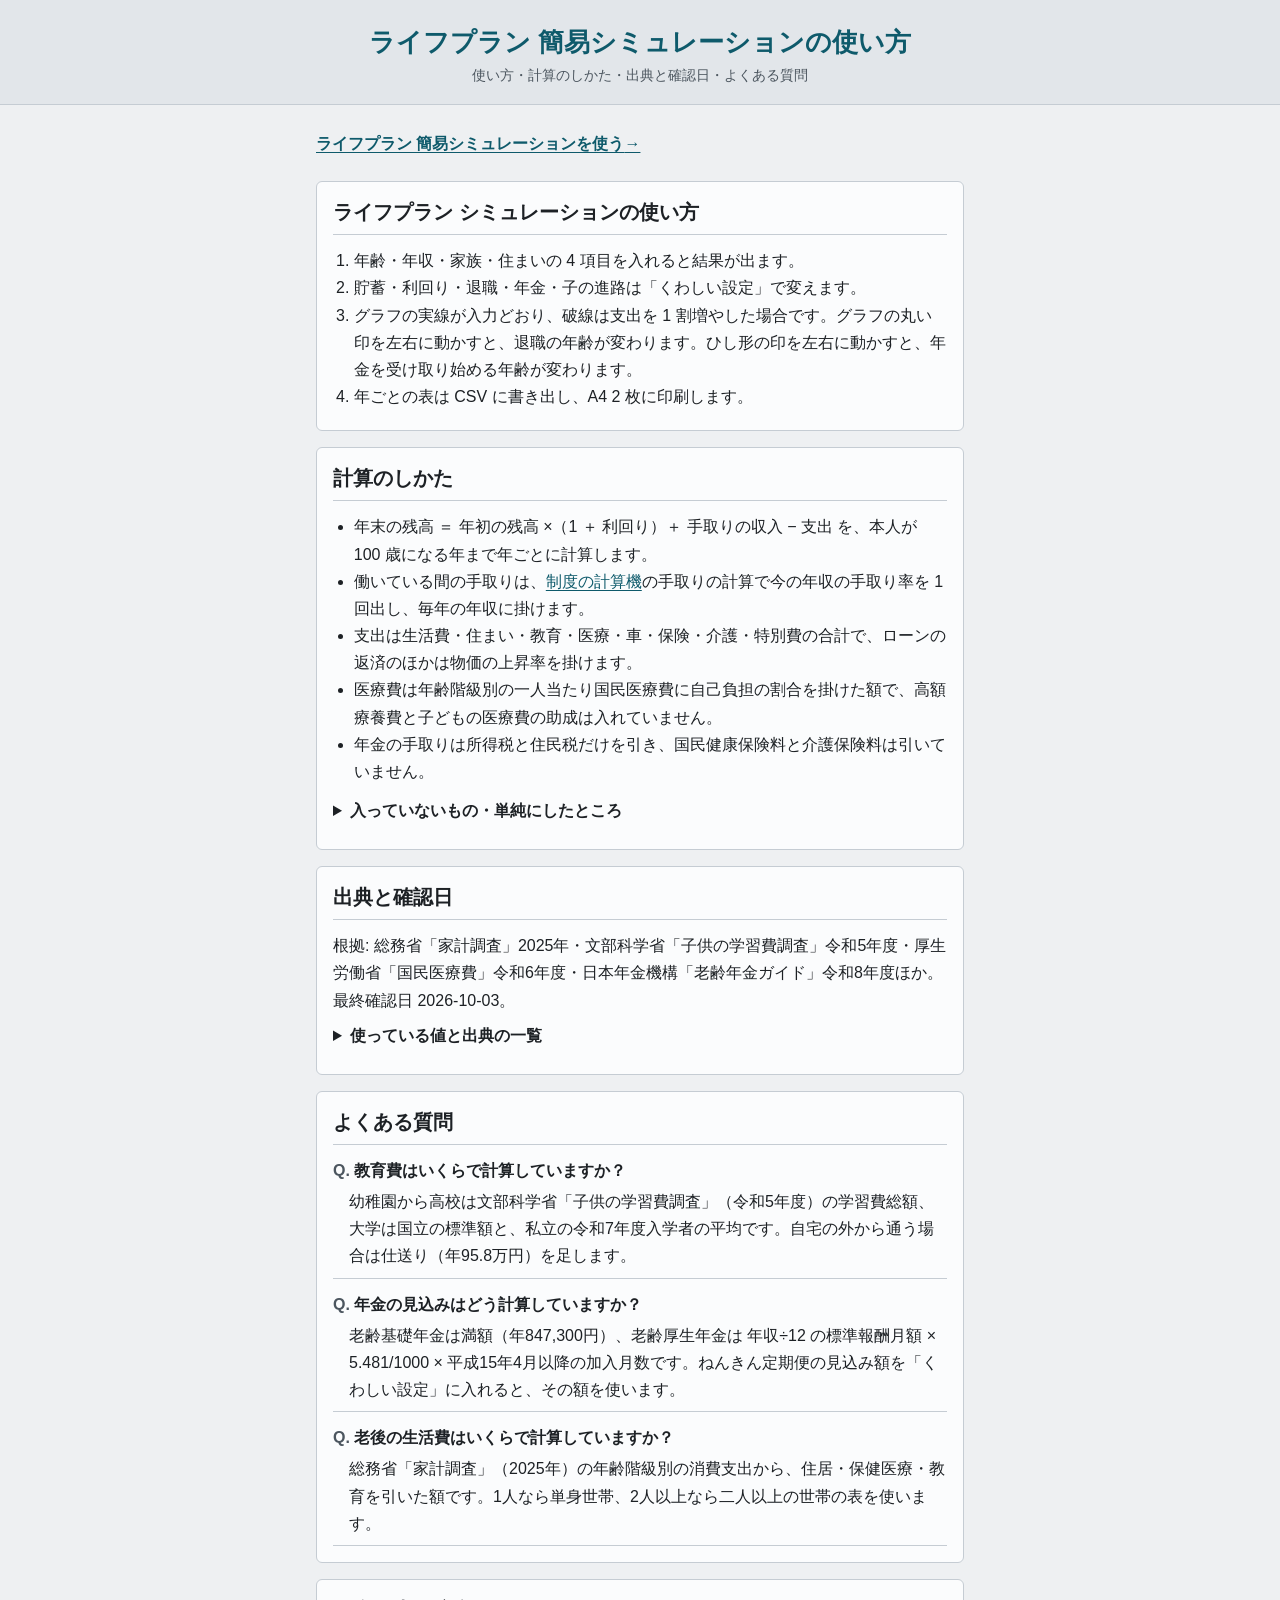
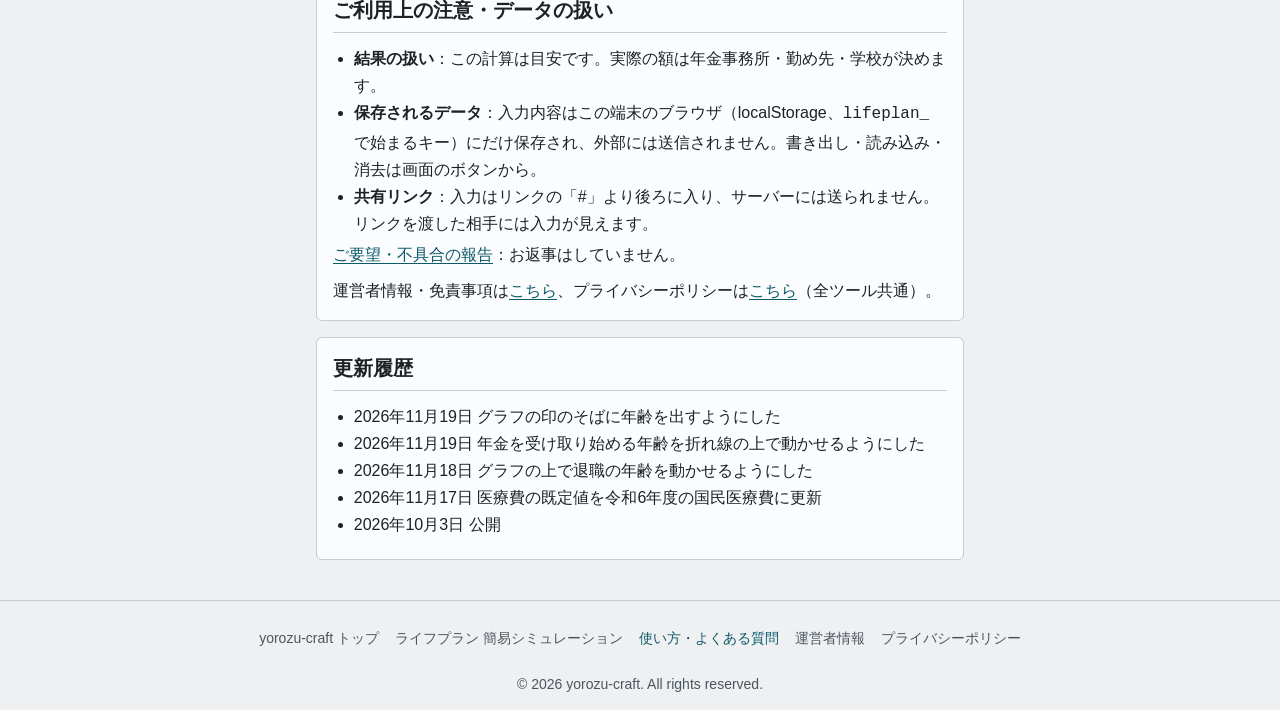
<file: guide.html>
<!DOCTYPE html>
<html lang="ja">
<head>
  <meta charset="UTF-8">
  <meta name="viewport" content="width=device-width, initial-scale=1.0">
  <title>使い方・前提と出典｜ライフプラン 簡易シミュレーション｜yorozu-craft</title>
  <meta name="description" content="年齢・年収・家族・住まいを入れて、100 歳までの年ごとの残高を出すライフプラン 簡易シミュレーションの使い方、計算のしかた、生活費・教育費・医療費・年金の出典と確認日、よくある質問。">
  <meta name="robots" content="index, follow">
  <link rel="canonical" href="https://yorozu-craft.com/lifeplan/guide.html">

  <meta property="og:title" content="使い方・前提と出典｜ライフプラン 簡易シミュレーション">
  <meta property="og:description" content="ライフプラン 簡易シミュレーションの使い方、計算のしかた、出典と確認日、よくある質問。">
  <meta property="og:type" content="article">
  <meta property="og:url" content="https://yorozu-craft.com/lifeplan/guide.html">
  <meta property="og:site_name" content="yorozu-craft">
  <meta property="og:locale" content="ja_JP">
  <meta property="og:image" content="https://yorozu-craft.com/lifeplan/og-image.png">
  <meta property="og:image:width" content="1200">
  <meta property="og:image:height" content="630">
  <meta name="twitter:card" content="summary_large_image">

  <!-- よくある質問（下の #faq と内容をそろえる） -->
  <script type="application/ld+json">
  {
    "@context": "https://schema.org",
    "@type": "FAQPage",
    "mainEntity": [
      {
        "@type": "Question",
        "name": "教育費はいくらで計算していますか？",
        "acceptedAnswer": { "@type": "Answer", "text": "幼稚園から高校は文部科学省「子供の学習費調査」（令和5年度）の学習費総額、大学は国立の標準額と、私立の令和7年度入学者の平均です。自宅の外から通う場合は仕送り（年95.8万円）を足します。" }
      },
      {
        "@type": "Question",
        "name": "年金の見込みはどう計算していますか？",
        "acceptedAnswer": { "@type": "Answer", "text": "老齢基礎年金は満額（年847,300円）、老齢厚生年金は 年収÷12 の標準報酬月額 × 5.481/1000 × 平成15年4月以降の加入月数です。ねんきん定期便の見込み額を「くわしい設定」に入れると、その額を使います。" }
      },
      {
        "@type": "Question",
        "name": "老後の生活費はいくらで計算していますか？",
        "acceptedAnswer": { "@type": "Answer", "text": "総務省「家計調査」（2025年）の年齢階級別の消費支出から、住居・保健医療・教育を引いた額です。1人なら単身世帯、2人以上なら二人以上の世帯の表を使います。" }
      }
    ]
  }
  </script>

  <!-- Google AdSense（サイト所有確認 + 広告配信スクリプト）。広告は使い方ページだけ（ROADMAP 7.22） -->
  <meta name="google-adsense-account" content="ca-pub-5375267956079717">
  <script async src="https://pagead2.googlesyndication.com/pagead/js/adsbygoogle.js?client=ca-pub-5375267956079717"
     crossorigin="anonymous"></script>

  <link rel="icon" href="./favicon.svg" type="image/svg+xml">
  <link rel="manifest" href="/manifest.webmanifest">
  <link rel="apple-touch-icon" href="./apple-touch-icon.png">
  <link rel="stylesheet" href="./style.css">
</head>
<body>

  <header class="app-header">
    <h1>ライフプラン 簡易シミュレーションの使い方</h1>
    <p class="subtitle">使い方・計算のしかた・出典と確認日・よくある質問</p>
  </header>

  <main class="app-main">

    <p class="to-tool"><a href="./">ライフプラン 簡易シミュレーションを使う</a></p>

    <article class="card content" id="howto">
      <h2>ライフプラン シミュレーションの使い方</h2>
      <ol>
        <li>年齢・年収・家族・住まいの 4 項目を入れると結果が出ます。</li>
        <li>貯蓄・利回り・退職・年金・子の進路は「くわしい設定」で変えます。</li>
        <li>グラフの実線が入力どおり、破線は支出を 1 割増やした場合です。グラフの丸い印を左右に動かすと、退職の年齢が変わります。ひし形の印を左右に動かすと、年金を受け取り始める年齢が変わります。</li>
        <li>年ごとの表は CSV に書き出し、A4 2 枚に印刷します。</li>
      </ol>
    </article>

    <article class="card content" id="model">
      <h2>計算のしかた</h2>
      <ul>
        <li>年末の残高 ＝ 年初の残高 ×（1 ＋ 利回り）＋ 手取りの収入 − 支出 を、本人が 100 歳になる年まで年ごとに計算します。</li>
        <li>働いている間の手取りは、<a href="../seido-keisan/">制度の計算機</a>の手取りの計算で今の年収の手取り率を 1 回出し、毎年の年収に掛けます。</li>
        <li>支出は生活費・住まい・教育・医療・車・保険・介護・特別費の合計で、ローンの返済のほかは物価の上昇率を掛けます。</li>
        <li>医療費は年齢階級別の一人当たり国民医療費に自己負担の割合を掛けた額で、高額療養費と子どもの医療費の助成は入れていません。</li>
        <li>年金の手取りは所得税と住民税だけを引き、国民健康保険料と介護保険料は引いていません。</li>
      </ul>
      <details>
        <summary>入っていないもの・単純にしたところ</summary>
        <ul>
          <li>手取り率は今の年収と家族で 1 回だけ計算し、昇給しても同じ率を使います。子が育って扶養が変わっても率は変えません。</li>
          <li>厚生年金は平成15年4月以降の加入だけを数え、それより前の期間は加入していない前提です。年収はすべて月給とみなし、賞与は分けません。</li>
          <li>基礎年金は 40 年すべて納めた前提です。配偶者も同じ年齢で厚生年金に入り、同じ年齢で退職する前提です。パートなどで厚生年金に入っていなければ、配偶者の年金を手で入れます。</li>
          <li>年金は物価に合わせて増やしません。退職金の税、住宅ローン控除、児童手当、遺族年金は入っていません。</li>
          <li>子は 18 歳未満のあいだ世帯の人数に入れ、医療費もその間だけ数えます。学年は 4〜12 月生まれとして年で数えます。</li>
          <li>学習費は令和5年度の調査の値で、そのあとの制度の変更は入っていません。</li>
          <li>残高がマイナスの年には利回りを掛けません。利回りは運用益の税を引いたあとの率を入れます。</li>
        </ul>
      </details>
    </article>

    <article class="card content" id="basis">
      <h2>出典と確認日</h2>
      <p>根拠: 総務省「家計調査」2025年・文部科学省「子供の学習費調査」令和5年度・厚生労働省「国民医療費」令和6年度・日本年金機構「老齢年金ガイド」令和8年度ほか。最終確認日 <time datetime="2026-10-03">2026-10-03</time>。</p>
      <details>
        <summary>使っている値と出典の一覧</summary>
        <div class="table-wrap">
        <table id="sources" class="src">
          <thead><tr><th scope="col">値</th><th scope="col">数字</th><th scope="col">出典</th><th scope="col">確認日</th></tr></thead>
          <tbody>
          <tr data-key="kisoMangaku"><th scope="row">老齢基礎年金の満額（年額、令和8年度）</th><td><span data-yen="kisoMangaku.value">847,300</span> 円</td><td><a href="https://www.nenkin.go.jp/service/pamphlet/kyufu.files/LK03.pdf" rel="noopener">日本年金機構「老齢年金ガイド 令和8年度版」5ページ</a></td><td>2026-10-03</td></tr>
          <tr data-key="kisoMonths"><th scope="row">老齢基礎年金の加入可能月数</th><td><span data-yen="kisoMonths.value">480</span> 月</td><td><a href="https://www.nenkin.go.jp/service/jukyu/seido/roureinenkin/jukyu-yoken/20150401-02.html" rel="noopener">日本年金機構「老齢基礎年金の受給要件・支給開始時期・年金額」</a></td><td>2026-10-03</td></tr>
          <tr data-key="koseiRate"><th scope="row">老齢厚生年金の報酬比例部分の乗率（平成15年4月以降、1,000分の）</th><td><span data-yen="koseiRate.value">5.481</span>/1000</td><td><a href="https://www.nenkin.go.jp/service/pamphlet/kyufu.files/LK03.pdf" rel="noopener">日本年金機構「老齢年金ガイド 令和8年度版」6ページ</a></td><td>2026-10-03</td></tr>
          <tr data-key="nenkinKojo65"><th scope="row">公的年金等に係る雑所得の速算表（65歳以上）</th><td>110万円以下 0円、330万円未満 −110万円、410万円未満 ×0.75−27万5千円、770万円未満 ×0.85−68万5千円、1,000万円未満 ×0.95−145万5千円、1,000万円以上 −195万5千円</td><td><a href="https://www.nta.go.jp/taxes/shiraberu/taxanswer/shotoku/1600.htm" rel="noopener">国税庁 タックスアンサー No.1600「公的年金等の課税関係」（令和8年4月1日現在法令等）</a></td><td>2026-10-03</td></tr>
          <tr data-key="living2p"><th scope="row">二人以上の世帯の1か月の支出（世帯主の年齢階級別、2025年平均）</th><td>消費支出・住居・保健医療・教育（円／月）<br>〜34歳 <span data-yen="living2p.value.0.1">285,285</span>・<span data-yen="living2p.value.0.2">31,971</span>・<span data-yen="living2p.value.0.3">13,729</span>・<span data-yen="living2p.value.0.4">5,170</span><br>35〜39歳 <span data-yen="living2p.value.1.1">309,879</span>・<span data-yen="living2p.value.1.2">20,546</span>・<span data-yen="living2p.value.1.3">15,114</span>・<span data-yen="living2p.value.1.4">10,131</span><br>40〜44歳 <span data-yen="living2p.value.2.1">334,162</span>・<span data-yen="living2p.value.2.2">17,680</span>・<span data-yen="living2p.value.2.3">13,373</span>・<span data-yen="living2p.value.2.4">21,637</span><br>45〜49歳 <span data-yen="living2p.value.3.1">360,965</span>・<span data-yen="living2p.value.3.2">18,714</span>・<span data-yen="living2p.value.3.3">12,498</span>・<span data-yen="living2p.value.3.4">30,771</span><br>50〜54歳 <span data-yen="living2p.value.4.1">379,853</span>・<span data-yen="living2p.value.4.2">16,305</span>・<span data-yen="living2p.value.4.3">15,411</span>・<span data-yen="living2p.value.4.4">38,685</span><br>55〜59歳 <span data-yen="living2p.value.5.1">353,358</span>・<span data-yen="living2p.value.5.2">19,115</span>・<span data-yen="living2p.value.5.3">13,820</span>・<span data-yen="living2p.value.5.4">20,576</span><br>60〜64歳 <span data-yen="living2p.value.6.1">340,393</span>・<span data-yen="living2p.value.6.2">22,442</span>・<span data-yen="living2p.value.6.3">15,923</span>・<span data-yen="living2p.value.6.4">5,644</span><br>65〜69歳 <span data-yen="living2p.value.7.1">314,980</span>・<span data-yen="living2p.value.7.2">16,984</span>・<span data-yen="living2p.value.7.3">18,488</span>・<span data-yen="living2p.value.7.4">2,011</span><br>70〜74歳 <span data-yen="living2p.value.8.1">289,080</span>・<span data-yen="living2p.value.8.2">18,526</span>・<span data-yen="living2p.value.8.3">16,725</span>・<span data-yen="living2p.value.8.4">374</span><br>75〜79歳 <span data-yen="living2p.value.9.1">265,966</span>・<span data-yen="living2p.value.9.2">17,006</span>・<span data-yen="living2p.value.9.3">16,937</span>・<span data-yen="living2p.value.9.4">465</span><br>80〜84歳 <span data-yen="living2p.value.10.1">240,450</span>・<span data-yen="living2p.value.10.2">13,881</span>・<span data-yen="living2p.value.10.3">17,058</span>・<span data-yen="living2p.value.10.4">141</span><br>85歳〜 <span data-yen="living2p.value.11.1">236,684</span>・<span data-yen="living2p.value.11.2">17,046</span>・<span data-yen="living2p.value.11.3">20,190</span>・<span data-yen="living2p.value.11.4">204</span></td><td><a href="https://www.e-stat.go.jp/stat-search/files?tclass=000000330002&amp;cycle=7&amp;year=20250" rel="noopener">総務省統計局「家計調査 家計収支編 二人以上の世帯 詳細結果表 年次 2025年」第3-2表</a></td><td>2026-10-03</td></tr>
          <tr data-key="living1p"><th scope="row">単身世帯の1か月の支出（年齢階級別、2025年平均）</th><td>消費支出・住居・保健医療・教育（円／月）<br>34歳以下 <span data-yen="living1p.value.0.1">177,542</span>・<span data-yen="living1p.value.0.2">35,060</span>・<span data-yen="living1p.value.0.3">6,735</span>・<span data-yen="living1p.value.0.4">161</span><br>35〜59歳 <span data-yen="living1p.value.1.1">198,488</span>・<span data-yen="living1p.value.1.2">28,041</span>・<span data-yen="living1p.value.1.3">8,084</span>・<span data-yen="living1p.value.1.4">0</span><br>60歳以上 <span data-yen="living1p.value.2.1">158,546</span>・<span data-yen="living1p.value.2.2">13,103</span>・<span data-yen="living1p.value.2.3">9,780</span>・<span data-yen="living1p.value.2.4">0</span></td><td><a href="https://www.e-stat.go.jp/stat-search/files?page=1&amp;layout=datalist&amp;toukei=00200561&amp;tstat=000000330001&amp;cycle=7&amp;year=20250&amp;month=0&amp;tclass1=000000330001&amp;tclass2=000000330022&amp;tclass3=000000330023&amp;result_back=1&amp;tclass4val=0" rel="noopener">総務省統計局「家計調査 家計収支編 単身世帯 詳細結果表 年次 2025年」第2表</a></td><td>2026-10-03</td></tr>
          <tr data-key="gakushuhi"><th scope="row">子供の学習費（学習費総額、令和5年度、訂正後）</th><td>公立・私立（円／年）<br>幼稚園 <span data-yen="gakushuhi.value.kinder.pub">184,646</span>・<span data-yen="gakushuhi.value.kinder.pri">347,338</span><br>小学校 <span data-yen="gakushuhi.value.elem.pub">366,599</span>・<span data-yen="gakushuhi.value.elem.pri">1,741,516</span><br>中学校 <span data-yen="gakushuhi.value.junior.pub">542,450</span>・<span data-yen="gakushuhi.value.junior.pri">1,560,359</span><br>高校 <span data-yen="gakushuhi.value.high.pub">596,954</span>・<span data-yen="gakushuhi.value.high.pri">1,179,261</span></td><td><a href="https://www.mext.go.jp/content/20260116-mxt_chousa01-000039333_1.pdf" rel="noopener">文部科学省「令和５年度子供の学習費調査結果のポイント」表1（令和8年1月16日）</a></td><td>2026-11-17</td></tr>
          <tr data-key="univNational"><th scope="row">国立大学の授業料（年額）と入学料の標準額</th><td>授業料 <span data-yen="univNational.value.tuition">535,800</span> 円／年・入学料 <span data-yen="univNational.value.entrance">282,000</span> 円</td><td><a href="https://laws.e-gov.go.jp/law/416M60000080016" rel="noopener">国立大学等の授業料その他の費用に関する省令（e-Gov 法令検索）2条の表</a></td><td>2026-10-03</td></tr>
          <tr data-key="univPrivate"><th scope="row">私立大学の授業料・入学料・施設設備費（令和7年度入学者の平均）</th><td>文科系 授業料 <span data-yen="univPrivate.value.bun.tuition">850,392</span>・入学料 <span data-yen="univPrivate.value.bun.entrance">219,951</span>・施設設備費 <span data-yen="univPrivate.value.bun.facility">141,892</span> 円<br>理科系 授業料 <span data-yen="univPrivate.value.ri.tuition">1,195,313</span>・入学料 <span data-yen="univPrivate.value.ri.entrance">245,362</span>・施設設備費 <span data-yen="univPrivate.value.ri.facility">161,378</span> 円</td><td><a href="https://www.mext.go.jp/a_menu/koutou/shinkou/07021403/1412031_00006.htm" rel="noopener">文部科学省「私立大学等の令和7年度入学者に係る学生納付金等調査結果について」資料1</a></td><td>2026-11-17</td></tr>
          <tr data-key="shiokuri"><th scope="row">自宅外から通う大学生への仕送り（年額の平均）</th><td><span data-yen="shiokuri.value">958,000</span> 円／年</td><td><a href="https://www.jfc.go.jp/n/findings/pdf/kyouikuhi_chousa_k_r03.pdf" rel="noopener">日本政策金融公庫「教育費負担の実態調査結果」（2021年12月20日）</a></td><td>2026-10-03</td></tr>
          <tr data-key="iryohi"><th scope="row">人口一人当たり国民医療費（年齢階級別、令和6年度）</th><td>0〜14歳 <span data-yen="iryohi.value.0.1">191,800</span><br>15〜44歳 <span data-yen="iryohi.value.1.1">152,600</span><br>45〜64歳 <span data-yen="iryohi.value.2.1">313,300</span><br>65歳以上 <span data-yen="iryohi.value.3.1">809,800</span><br>70歳以上 <span data-yen="iryohi.value.4.1">880,400</span><br>75歳以上 <span data-yen="iryohi.value.5.1">968,000</span>（円／年）</td><td><a href="https://www.mhlw.go.jp/toukei/saikin/hw/k-iryohi/24/dl/R06kekka.pdf" rel="noopener">厚生労働省「令和6（2024）年度 国民医療費の概況」結果の概要 表5</a></td><td>2026-11-17</td></tr>
          <tr data-key="futan"><th scope="row">医療費の自己負担の割合</th><td>6歳（義務教育就学前）未満 2割、70歳未満 3割、70〜74歳 2割（現役並み 3割）、75歳以上 1割（一定以上所得 2割、現役並み 3割）</td><td><a href="https://www.mhlw.go.jp/content/000937919.pdf" rel="noopener">厚生労働省「医療費の一部負担（自己負担）割合について」</a></td><td>2026-10-03</td></tr>
          <tr data-key="taishokukinRef"><th scope="row">定年退職者1人平均退職給付額（勤続20年以上かつ45歳以上、参考）</th><td>大学・大学院卒（管理・事務・技術職）1,896万円、高校卒（管理・事務・技術職）1,682万円、高校卒（現業職）1,183万円（参考。既定値にはしない）</td><td><a href="https://www.mhlw.go.jp/toukei/itiran/roudou/jikan/syurou/23/dl/gaiyou04.pdf" rel="noopener">厚生労働省「令和5年就労条件総合調査の概況」退職給付の支給実態 第22表</a></td><td>2026-10-03</td></tr>
          </tbody>
        </table>
        </div>
        <p>手取り・社会保険料・所得税・住民税と、年金の繰上げ・繰下げの率は、<a href="../seido-keisan/">制度の計算機</a>の値と計算をそのまま使います（出典はそれぞれの使い方ページ）。</p>
      </details>
    </article>

    <article class="card content" id="faq">
      <h2>よくある質問</h2>
      <dl class="faq">
        <dt>教育費はいくらで計算していますか？</dt>
        <dd>幼稚園から高校は文部科学省「子供の学習費調査」（令和5年度）の学習費総額、大学は国立の標準額と、私立の令和7年度入学者の平均です。自宅の外から通う場合は仕送り（年95.8万円）を足します。</dd>
        <dt>年金の見込みはどう計算していますか？</dt>
        <dd>老齢基礎年金は満額（年847,300円）、老齢厚生年金は 年収÷12 の標準報酬月額 × 5.481/1000 × 平成15年4月以降の加入月数です。ねんきん定期便の見込み額を「くわしい設定」に入れると、その額を使います。</dd>
        <dt>老後の生活費はいくらで計算していますか？</dt>
        <dd>総務省「家計調査」（2025年）の年齢階級別の消費支出から、住居・保健医療・教育を引いた額です。1人なら単身世帯、2人以上なら二人以上の世帯の表を使います。</dd>
      </dl>
    </article>

    <article class="card content" id="notes">
      <h2>ご利用上の注意・データの扱い</h2>
      <ul>
        <li><strong>結果の扱い</strong>：この計算は目安です。実際の額は年金事務所・勤め先・学校が決めます。</li>
        <li><strong>保存されるデータ</strong>：入力内容はこの端末のブラウザ（localStorage、<code>lifeplan_</code> で始まるキー）にだけ保存され、外部には送信されません。書き出し・読み込み・消去は画面のボタンから。</li>
        <li><strong>共有リンク</strong>：入力はリンクの「#」より後ろに入り、サーバーには送られません。リンクを渡した相手には入力が見えます。</li>
      </ul>
      <p><a href="/post/?from=/lifeplan/guide.html">ご要望・不具合の報告</a>：お返事はしていません。</p>
      <p>運営者情報・免責事項は<a href="../about.html">こちら</a>、プライバシーポリシーは<a href="../privacy-policy.html">こちら</a>（全ツール共通）。</p>
    </article>

    <article class="card content" id="changelog">
      <h2>更新履歴</h2>
      <ul>
        <li><time datetime="2026-11-19">2026年11月19日</time> グラフの印のそばに年齢を出すようにした</li>
        <li><time datetime="2026-11-19">2026年11月19日</time> 年金を受け取り始める年齢を折れ線の上で動かせるようにした</li>
        <li><time datetime="2026-11-18">2026年11月18日</time> グラフの上で退職の年齢を動かせるようにした</li>
        <li><time datetime="2026-11-17">2026年11月17日</time> 医療費の既定値を令和6年度の国民医療費に更新</li>
        <li><time datetime="2026-10-03">2026年10月3日</time> 公開</li>
      </ul>
    </article>

  </main>

  <footer class="app-footer">
    <nav class="footer-nav" aria-label="フッターナビゲーション">
      <ul>
        <li><a href="../">yorozu-craft トップ</a></li>
        <li><a href="./">ライフプラン 簡易シミュレーション</a></li>
        <li><a href="./guide.html" aria-current="page">使い方・よくある質問</a></li>
        <li><a href="../about.html">運営者情報</a></li>
        <li><a href="../privacy-policy.html">プライバシーポリシー</a></li>
      </ul>
    </nav>
    <p>&copy; 2026 yorozu-craft. All rights reserved.</p>
  </footer>

  <!-- Cloudflare Web Analytics（Cookie を使わないアクセス解析） --><script type='module' src='https://static.cloudflareinsights.com/beacon.min.js' data-cf-beacon='{"token": "b79bf821e1fd4b6683866d493b1de426"}'></script><!-- End Cloudflare Web Analytics -->
</body>
</html>
</file>
<file: style.css>
/* ===========================
   ライフプラン 簡易シミュレーション — yorozu-craft 共通の皮（v2）
   色・字・余白はトークン（上の yorozu-common の皮）だけを使う。
   ダークモードは端末の設定に自動で合わせる（prefers-color-scheme。手動切替は付けない）
   =========================== */
/* yorozu-common:begin v2 — サイト共通の土台と皮。正本は youheioonuki.github.io の tools/common/v2/base.css と skin.css（yorozu-plans DESIGN.md）。
   この begin〜end の間は手で直さない（tools/sync-common.mjs で全ツールに配る。ツール固有の上書きは end の後に書く） */
/* yorozu-common v2 土台の層（yorozu-plans ROADMAP 7.98 D369、DESIGN.md）。すべてのページ（見せる・遊ぶ・世界を持つページも）に当てる。
   見た目（色・字・面）は持たない: リセット、押せる高さ、フォーカスの輪、入力の字の大きさ、読み上げの隠し字、動きを減らす設定、印刷で広告を出さない。
   色の値は各ページか共通の皮（skin.css）が --focus-ring・--focus・--muted・--error を決める。無ければ下の既定
   出どころ（v1 から引き継ぎ。2026-10-03 確認、yorozu-plans 企画書 59）: デジタル庁デザインシステム https://design.digital.go.jp/dads/ のコンテンツを加工して作成
   （フォーカスの輪・字の大きさの下限・入力欄のエラー表示。値は @digital-go-jp/design-tokens 2.0.1、MIT, (c) 2023 デジタル庁）。
   GOV.UK Frontend 6.5.1（MIT, (c) Crown copyright）の考え方: visually-hidden、エラーの文の前に読み上げ用の語 */
:root { --tap: 44px; --sp-1: 0.25rem; --sp-2: 0.5rem; --sp-3: 0.75rem; --sp-4: 1rem; --sp-6: 1.5rem; --sp-8: 2rem; --fs-s: 0.875rem; --fs-m: 1rem; --fs-l: 1.25rem; --fs-xl: 1.625rem; }
*, *::before, *::after { box-sizing: border-box; margin: 0; padding: 0; }
[hidden] { display: none !important; }
html { -webkit-text-size-adjust: 100%; text-size-adjust: 100%; }
:where(a, button, input, select, textarea, summary, [tabindex]):focus-visible {
  outline: 4px solid var(--focus-ring, #000); outline-offset: 2px; box-shadow: 0 0 0 2px var(--focus, #ffd43d);
}
@media (forced-colors: active) { :where(a, button, input, select, textarea, summary):focus-visible { outline-color: Highlight; } }
:where(input, select, textarea, button) { font: inherit; color: inherit; }
:where(input:not([type="checkbox"]):not([type="radio"]):not([type="range"]), select, textarea) { font-size: max(1rem, 16px); }
:where(button, summary, [role="button"]) { min-height: var(--tap); }
/* 1 つだけで置くリンク（nav の並び、使い方から道具へ戻るカード、言語の切り替え、パンくず）も押せる高さに。文中のリンクは対象外（WCAG 2.5.8。K192 の全巡回） */
:where(nav li > a, p.card > a:only-child, .lang-switch a, .crumb a) { display: inline-flex; align-items: center; justify-content: center; min-height: var(--tap); min-width: var(--tap); }
[aria-invalid="true"] { border-color: var(--error, #ce0000) !important; }
.field-error { color: var(--error, #ce0000); font-weight: 700; margin-top: var(--sp-1); }
.visually-hidden {
  position: absolute !important; width: 1px !important; height: 1px !important; margin: 0 !important; padding: 0 !important;
  overflow: hidden !important; clip-path: inset(50%) !important; white-space: nowrap !important; border: 0 !important;
}
@media (prefers-reduced-motion: reduce) { *, *::before, *::after { animation-duration: 0.01ms !important; animation-iteration-count: 1 !important; transition-duration: 0.01ms !important; scroll-behavior: auto !important; } }
@media print { ins.adsbygoogle, .google-auto-placed, iframe[id^="aswift"], iframe[id^="google_ads"] { display: none !important; } }
/* yorozu-common v2 共通の皮（B「静かな道具」。yorozu-plans ROADMAP 7.94〜7.99 D364・D366・D369、正典は DESIGN.md）。
   当てるのは計算・制度・道具・読み物・案内（docs/content-classes.csv の「皮」が「共通」）。base.css の後、ページ自身の CSS の前に読む（ページが上書きできる）。
   土台だけのページは <html data-skin="base">（CSV の「皮」から機械で付ける）で、この皮はすべて外れる。同じ CSS を共通と土台のページが使っていても出し分けられる。
   どの規則も :where() で詳細度を上げない（トークンは 0、要素の規則は要素 1 つ分のまま）。影・装飾・2 色以上の強調・端末依存の明朝は使わない */
:where(html:not([data-skin="base"])) {
  color-scheme: light dark;
  --bg: #eef0f2; --bg-2: #e2e6ea; --card: #fbfcfd; --text: #1d2125; --muted: #4c565f;
  --accent: #0e5a6b; --accent-soft: #dcecef; --on-accent: #ffffff;
  --border: #c5ccd3; --input-border: #6b7782;
  --error: #ce0000; --ok: #197a4b; --focus: #ffd43d; --focus-ring: #000;
  --font-ui: "Noto Sans JP", "Noto Sans CJK JP", "Hiragino Sans", "Hiragino Kaku Gothic ProN", Meiryo, sans-serif;
  --lh-body: 1.7; --lh-tight: 1.4; --radius: 6px; --line-input: 2px;
}
@media (prefers-color-scheme: dark) {
  :where(html:not([data-skin="base"])) {
    --bg: #15191d; --bg-2: #1c2227; --card: #1a1f24; --text: #e8ecef; --muted: #a8b3bc;
    --accent: #6fc3d4; --accent-soft: #14323a; --on-accent: #0b1a1e;
    --border: #2f373e; --input-border: #7a8792; --error: #ff8a7a; --ok: #6fcf97; --focus: #000; --focus-ring: #ffd43d;
  }
}
:where(html:not([data-skin="base"])) body { font-family: var(--font-ui); background: var(--bg); color: var(--text); line-height: var(--lh-body); font-variant-numeric: tabular-nums; }
:where(html:not([data-skin="base"])) h1 { font-size: var(--fs-xl); font-weight: 800; line-height: var(--lh-tight); }
:where(html:not([data-skin="base"])) h2 { font-size: var(--fs-l); font-weight: 800; line-height: var(--lh-tight); }
:where(html:not([data-skin="base"])) h3 { font-size: var(--fs-m); font-weight: 800; }
:where(html:not([data-skin="base"])) a { color: var(--accent); text-decoration-thickness: 1px; text-underline-offset: 3px; }
@media (hover: hover) { :where(html:not([data-skin="base"])) a:hover { text-decoration-thickness: 3px; } }
:where(html:not([data-skin="base"])) :where(input, textarea)::placeholder { color: var(--muted); opacity: 1; }
/* 部品: 入力の箱 */
:where(html:not([data-skin="base"])) :where(input:not([type="checkbox"]):not([type="radio"]):not([type="range"]), select, textarea) { border: var(--line-input) solid var(--input-border); border-radius: var(--radius); background: var(--card); min-height: var(--tap); padding: var(--sp-1) var(--sp-3); }
:where(html:not([data-skin="base"])) :where(input, select, textarea):focus { border-color: var(--text); }
/* 部品: ボタン（主は塗り、副は線）。線と角丸は .btn を持たない .btn-primary（<a class="btn-primary">）にも当てる（yorozu-plans D695・Q-905） */
:where(html:not([data-skin="base"])) :where(button, .btn, .btn-primary) { border: 1px solid var(--input-border); border-radius: var(--radius); }
:where(html:not([data-skin="base"])) :where(button, .btn) { background: var(--card); color: var(--text); font-weight: 700; padding: 0 var(--sp-4); cursor: pointer; }
:where(html:not([data-skin="base"])) :where(button[type="submit"], .btn-primary) { background: var(--accent); border-color: var(--accent); color: var(--on-accent); }
/* <a> のボタンは a { color } に負けないよう、詳細度を 1 段だけ上げる（D416。主は副の後に書いて勝たせる） */
:where(html:not([data-skin="base"])) a.btn { color: var(--text); }
:where(html:not([data-skin="base"])) a.btn-primary { color: var(--on-accent); }
/* 部品: チップ・面・折りたたみ（開閉の印 ▶ を残すため list-item のまま、高さは上下の余白と土台の min-height で）・結果の数字・注意の帯・固定バー */
:where(html:not([data-skin="base"])) :where(.chip) { display: inline-flex; align-items: center; min-height: var(--tap); min-width: var(--tap); padding: 0 var(--sp-3); border: 1px solid var(--input-border); border-radius: var(--radius); color: var(--text); text-decoration: none; font-weight: 700; }
:where(html:not([data-skin="base"])) :where(.card) { background: var(--card); border: 1px solid var(--border); border-radius: var(--radius); padding: var(--sp-4); }
:where(html:not([data-skin="base"])) :where(details) > summary { padding-block: var(--sp-2); cursor: pointer; font-weight: 700; }
:where(html:not([data-skin="base"])) :where(.result-num, .money, output) { font-size: var(--fs-xl); font-weight: 800; }
:where(html:not([data-skin="base"])) :where(.notice, [data-keep]) { border-left: 4px solid var(--text); background: var(--bg-2); padding: var(--sp-2) var(--sp-3); }
/* 部品: ページの脚（body の直下の footer）の字は 14px（--fs-s。yorozu-plans D695） */
:where(html:not([data-skin="base"])) :where(body > footer) { font-size: var(--fs-s); }
:where(html:not([data-skin="base"])) :where(.fixed-bar) { position: sticky; bottom: 0; background: var(--card); border-top: 1px solid var(--border); padding: var(--sp-2) var(--sp-4); }
/* yorozu-common:end */

/* ヘッダー */
.app-header { text-align: center; padding: var(--sp-6) var(--sp-4) var(--sp-4); background: var(--bg-2); border-bottom: 1px solid var(--border); }
.app-header h1 { color: var(--accent); }
.app-header .subtitle { font-size: var(--fs-s); color: var(--muted); margin: var(--sp-1) auto 0; max-width: 40em; }

/* レイアウト */
.app-main { max-width: 680px; margin: 0 auto; padding: var(--sp-4); }
.card { margin-bottom: var(--sp-4); }
.card h2 { color: var(--text); border-bottom: 1px solid var(--border); padding-bottom: var(--sp-2); margin-bottom: var(--sp-3); }

/* 入力 */
.field { margin-bottom: var(--sp-4); }
.field label { display: block; font-weight: 700; font-size: var(--fs-m); margin-bottom: var(--sp-1); }
.field .hint { font-size: var(--fs-s); color: var(--muted); margin-bottom: var(--sp-2); }
.field input[type="number"], .field input[type="text"], .field select { width: 100%; max-width: 16rem; padding: var(--sp-2); }

.btn { min-height: var(--tap); }

/* 使い方ページの先頭の「ツールを使う」1 行（箱に入れない） */
.to-tool { margin: 0 0 var(--sp-4); font-weight: 700; }
.to-tool a::after { content: ' →'; }

/* 読みもの（guide.html） */
.content h3 { margin: var(--sp-4) 0 var(--sp-1); }
.content p, .content li { font-size: var(--fs-m); }
.content p + p { margin-top: var(--sp-2); }
.content ul, .content ol { padding-left: 1.3rem; margin: var(--sp-1) 0; }
.faq dt { font-weight: 700; margin-top: var(--sp-3); font-size: var(--fs-m); }
.faq dt::before { content: 'Q. '; color: var(--muted); }
.faq dd { font-size: var(--fs-m); color: var(--text); padding: var(--sp-1) 0 var(--sp-2) var(--sp-4); border-bottom: 1px solid var(--border); }
.small { font-size: var(--fs-s); color: var(--muted); margin-top: var(--sp-2); }

/* フッター */
.app-footer { text-align: center; padding: var(--sp-4); font-size: var(--fs-s); color: var(--muted); border-top: 1px solid var(--border); margin-top: var(--sp-2); }
.footer-nav ul { list-style: none; display: flex; justify-content: center; flex-wrap: wrap; gap: var(--sp-2) var(--sp-4); margin-bottom: var(--sp-3); }
.footer-nav a { color: var(--muted); text-decoration: none; }
.footer-nav a:hover, .footer-nav a[aria-current="page"] { color: var(--accent); }


/* ===========================
   画面の骨組み（yorozu-plans の docs/SCREEN.md）
   必須の入力（fieldset.req）→ 結果（#result-card）→ くわしく入れる（details.opt）、上端の固定バー、PC の 2 列
   =========================== */
fieldset.card { min-width: 0; }
.req legend {
  float: left; width: 100%;   /* legend を枠の上に載せず、h2 と同じ見た目で枠の中に置く */
  font-size: var(--fs-l); line-height: var(--lh-tight); font-weight: 800; color: var(--text);
  border-bottom: 1px solid var(--border); padding-bottom: var(--sp-2); margin-bottom: var(--sp-3);
}
.req legend + * { clear: both; }

/* 結果: 大きな数字 1 つ＋ 1 行。内訳は details.rels */
#result-card { scroll-margin-top: 56px; }   /* 固定バー（44px）で見出しが隠れないように */
#result-card:focus { outline: none; }
.result-num { color: var(--accent); line-height: 1.3; }
.result-sub { font-size: var(--fs-s); color: var(--muted); }
details.rels > summary { cursor: pointer; padding: var(--sp-2) 0; list-style: none; color: var(--accent); font-size: var(--fs-m); }
details.rels > summary::-webkit-details-marker { display: none; }
details.rels > summary::before { content: '▸'; margin-right: var(--sp-2); }
details.rels[open] > summary::before { content: '▾'; }
details.rels + details.rels { margin-top: var(--sp-2); }   /* 閉じて並ぶ 2 つの summary の間を 8 px（Q-590） */

/* くわしく入れる（1 グループ 1 つの details）。summary の .opt-state に今の状態を出す（screen.js の detailsSummary） */
details.card.opt { padding: 0 var(--sp-4); margin-bottom: var(--sp-3); }
details.card.opt > summary { display: block; padding: var(--sp-3) 0; color: var(--accent); font-size: var(--fs-m); list-style: none; }
details.card.opt > summary::-webkit-details-marker { display: none; }
details.card.opt > summary::before { content: '▸'; margin-right: var(--sp-2); }
details.card.opt[open] > summary::before { content: '▾'; }
details.card.opt[open] { padding-bottom: var(--sp-3); }
details.card.opt[open] > summary { border-bottom: 1px solid var(--border); margin-bottom: var(--sp-3); }
.opt-state { color: var(--text); font-weight: 400; }
.btn-row { display: flex; flex-wrap: wrap; gap: var(--sp-3); margin: var(--sp-3) 0; }

/* 固定バー（SCREEN.md 0 章の 3・D59・D413）: 上端に 1 行、高さ 44px。下端は AdSense のアンカー広告が使う。
   読み込み時は hidden（screen.js が出し入れする） */
.fixed-bar { position: fixed; top: 0; bottom: auto; left: 0; right: 0; z-index: 50; height: 44px; padding: 0; border-top: 0; border-bottom: 0; box-shadow: inset 0 -2px 0 var(--accent); }   /* 下の線は影で描き、リンクを 44px のまま入れる（shaho-check Q-449 と同じ形。yorozu-plans QUEUE Q-533） */
.fixed-bar a { display: block; width: 100%; max-width: 720px; margin: 0 auto; padding: 0 var(--sp-4); height: 44px; line-height: 44px; text-align: center; white-space: nowrap; overflow: hidden; text-overflow: ellipsis; font-weight: 700; text-decoration: none; }
.fixed-bar a:focus-visible { outline-offset: -4px; }   /* 共通の輪を内側に（上端で切れないように） */

/* PC（960px 以上）: 入力を左・結果を右の 2 列（D371）。1 画面目に両方入る。結果が常に見えるので固定バーは出さない */
@media (min-width: 960px) {
  .fixed-bar { display: none !important; }
  .layout-2col { max-width: 1120px; display: grid; grid-template-columns: minmax(0, 1fr) minmax(0, 26rem); column-gap: var(--sp-4); align-items: start; }
  .layout-2col > *, .layout-2col > form > * { grid-column: 1; }
  .layout-2col > form { display: contents; }
  .layout-2col #result-card { grid-column: 2; grid-row: 1 / span 30; position: sticky; top: var(--sp-4); max-height: calc(100vh - 2rem); overflow-y: auto; }
}

/* ===========================
   ライフプラン 簡易シミュレーション 固有（入力の 2 列・結果の 3 つの数字・グラフ・表・印刷 A4 2 枚）
   =========================== */
.row2 { display: grid; grid-template-columns: repeat(auto-fit, minmax(13rem, 1fr)); column-gap: var(--sp-4); }
.flabel { display: block; font-weight: 700; font-size: var(--fs-m); margin-bottom: var(--sp-1); }
.seg { display: flex; flex-wrap: wrap; gap: var(--sp-2); }
.seg label, label.check { display: inline-flex; align-items: center; gap: var(--sp-2); min-height: var(--tap); padding: 0 var(--sp-3); border: 1px solid var(--input-border); border-radius: var(--radius); background: var(--card); cursor: pointer; font-weight: 400; }
.seg label:has(input:checked) { border-color: var(--accent); background: var(--accent-soft); font-weight: 700; }
label.check { border: none; padding: 0; background: none; }
.opts .hint, details.opt .hint { font-size: var(--fs-s); color: var(--muted); margin: 0 0 var(--sp-3); }
fieldset.kid { border: 1px solid var(--border); border-radius: var(--radius); padding: var(--sp-2) var(--sp-3) var(--sp-3); margin: 0 0 var(--sp-3); min-width: 0; }
fieldset.kid legend { font-weight: 700; padding: 0 var(--sp-1); }
.special { align-items: end; grid-template-columns: 1fr 1fr auto; }
.special .sp-del { min-height: var(--tap); margin-bottom: var(--sp-4); }

.kpis { display: grid; grid-template-columns: repeat(3, minmax(0, 1fr)); gap: var(--sp-2); margin: var(--sp-3) 0; }
.kpi { border: 1px solid var(--border); border-radius: var(--radius); padding: var(--sp-2) var(--sp-3); background: var(--bg); }
.kpi-l { display: block; font-size: var(--fs-s); color: var(--muted); }
.kpi-v { display: block; font-size: var(--fs-l); font-weight: 700; }
@media (max-width: 480px) { .kpi { padding: var(--sp-2); } .kpi-v { font-size: var(--fs-m); } }

.chart { margin: var(--sp-3) 0; }
.chart-svg { width: 100%; height: auto; display: block; }
.chart-svg .grid { stroke: var(--border); stroke-width: 1; }
.chart-svg .zero { stroke: var(--text); stroke-width: 1.5; }
.chart-svg .tick { fill: var(--muted); font-size: 13px; }
.chart-svg polyline { fill: none; stroke-width: 2.5; stroke-linejoin: round; }
.chart-svg .l-base { stroke: var(--accent); stroke-width: 3; }
.chart-svg .l-exp { stroke: var(--muted); stroke-dasharray: 8 5; }
.chart-svg .l-rate { stroke: var(--text); stroke-dasharray: 2 4; }
.chart-svg .l-neg { stroke: var(--error); stroke-width: 3.5; }
.chart-svg .dot-neg { fill: var(--error); }
/* 退職の年齢の印（Q-429）: 折れ線の上のボタン。当たりは 44px、見た目は丸と縦の線。紙には出さない */
#chart { position: relative; }
.chart-svg .retire-line { stroke: var(--accent); stroke-width: 1.5; stroke-dasharray: 3 3; }
.retire-mark {
  position: absolute; width: var(--tap); height: var(--tap); min-height: var(--tap); padding: 0; margin: 0;
  transform: translate(-50%, -50%); display: flex; align-items: center; justify-content: center;
  background: none; border: none; border-radius: 50%; touch-action: none; cursor: ew-resize; color: var(--text);
}
.retire-mark[hidden] { display: none; }
.retire-mark-dot { width: 1.25rem; height: 1.25rem; border-radius: 50%; background: var(--card); border: 3px solid var(--accent); }
.retire-mark:hover .retire-mark-dot, .retire-mark:active .retire-mark-dot { background: var(--accent); }
.retire-mark-label {
  position: absolute; bottom: calc(100% - 4px); left: 50%; transform: translateX(calc(-50% + var(--dx, 0px))); white-space: nowrap;
  font-size: var(--mark-fs); font-weight: 700; background: var(--card); border: 1px solid var(--border); border-radius: var(--radius); padding: 0 var(--sp-1);
}
/* 年齢の字（Q-591）: 大きさは目盛りと同じ（main.js が --mark-fs に）。図の端では --dx だけ中へ寄せる。下に置くのは、年金の印を線の下に置いた時と、上に置くと図の外へ出る時 */
.retire-mark[data-vside="b"] .retire-mark-label { bottom: auto; top: calc(100% - 4px); }
/* 年金を受け取り始める年齢の印（Q-579）: 当たりと動きは退職の印と同じ箱。形はひし形（退職の丸と形で見分ける）。字は年齢だけ（Q-591） */
.pension-mark-dot { width: 1rem; height: 1rem; transform: rotate(45deg); background: var(--card); border: 3px solid var(--accent); }
.pension-mark:hover .pension-mark-dot, .pension-mark:active .pension-mark-dot { background: var(--accent); }
.legend { display: flex; flex-wrap: wrap; gap: var(--sp-1) var(--sp-4); font-size: var(--fs-s); color: var(--muted); }
.lg-neg { color: var(--error); font-weight: 700; }

.table-wrap { overflow-x: auto; }
table.scen, table.years { width: 100%; border-collapse: collapse; font-size: var(--fs-s); font-variant-numeric: tabular-nums; }
table.scen caption { text-align: left; font-weight: 700; color: var(--text); padding: var(--sp-1) 0; }
table.scen th, table.scen td, table.years th, table.years td { border-bottom: 1px solid var(--border); padding: var(--sp-1) var(--sp-2); text-align: right; white-space: nowrap; }
table.scen th[scope="row"], table.scen thead th:first-child { text-align: left; }
table.years tfoot td { text-align: left; color: var(--muted); border: none; }
.neg, tr.neg td { color: var(--error); font-weight: 700; }
table.src { width: 100%; border-collapse: collapse; font-size: var(--fs-s); }
table.src th, table.src td { border-bottom: 1px solid var(--border); padding: var(--sp-1) var(--sp-2); vertical-align: top; text-align: left; }
table.src td:nth-child(2) { font-variant-numeric: tabular-nums; }

/* 1 行に 1 つのリンク（使い方への行・道具へ戻る行・フッターの一覧）も押せる高さに（DESIGN の 44px。K192 段 3 の 4 の検収）。
   箱は名指しする。裸の :where(p, li) は、:only-child が要素だけを数えるので、親が字を持つ文中のリンクにも当たっていた（yorozu-plans QUEUE Q-518） */
:where(html:not([data-skin="base"])) :where(p.to-tool, p.link-row, .footer-nav li) > a:only-child { display: inline-flex; align-items: center; min-height: var(--tap); }

/* 印刷 A4 2 枚: 1 枚目に結果・折れ線・3 つの前提、2 枚目に年ごとの表（2 段組み。100 歳まで 86 行でも 1 枚）。
   上の画面の規則（表の字の大きさ・余白）より後ろに置く（前に置くと画面の規則が勝って、表が 3〜4 枚に延びた。Q-369） */
@media print {
  @page { size: A4; margin: 12mm; }
  .fixed-bar, .no-print { display: none !important; }
  /* 印刷では折りたたみの中も出す（途中の計算・入れた値を紙に残す） */
  main details::details-content { content-visibility: visible; display: block; }
  main details > summary::before { content: none; }
  .layout-2col { display: block; }
  .layout-2col #result-card { position: static; max-height: none; overflow: visible; }
  body { background: #fff; color: #000; }
  .app-footer, .opts, fieldset.req, details.rels > summary { display: none !important; }
  .card { border: 1px solid #999; }
  #result-card { break-inside: auto; }
  #chart-box { break-inside: avoid; }
  .chart-svg { max-height: 85mm; width: auto; max-width: 100%; margin: 0 auto; }
  .app-header { padding: 0 0 4mm; }
  .app-main { max-width: none; padding: 0; }
  #year-box { break-before: page; }
  #year-box .table-wrap { overflow: visible; columns: 2; column-gap: 6mm; }
  table.years { font-size: 7pt; line-height: 1.15; }
  table.years th, table.years td { padding: 0 1.5mm; }
  table.years tr { break-inside: avoid; }
  #basis { font-size: 8pt; }
  .chart-svg .tick { font-size: 11px; }
  .chart-svg .retire-line { display: none; }
}
</file>
